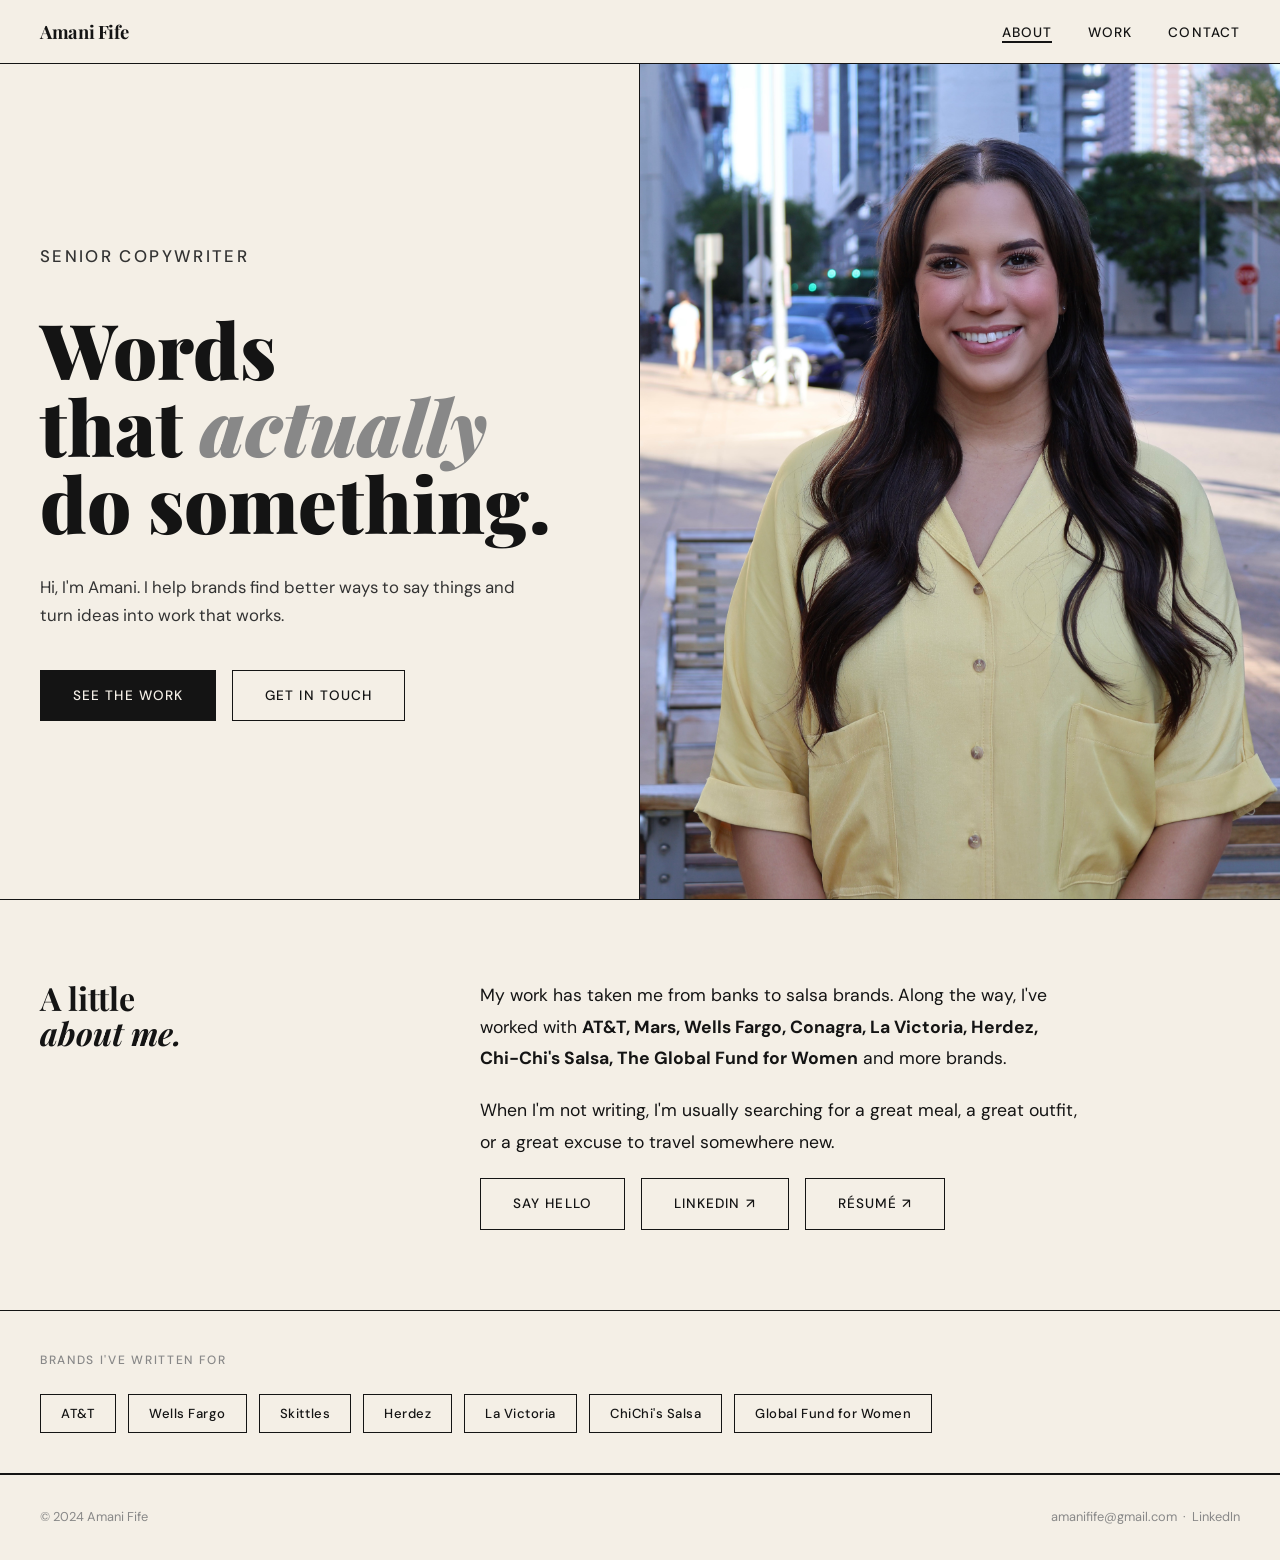
<file: index.html>
<!DOCTYPE html>
<html lang="en">
<head>
  <meta charset="UTF-8" />
  <meta name="viewport" content="width=device-width, initial-scale=1.0" />
  <title>Amani Fife — Senior Copywriter</title>
  <meta name="description" content="Amani Fife is a senior copywriter who's written for brands like AT&T, Mars Wrigley, Wells Fargo, and more." />
  <link rel="icon" href="favicon.svg" type="image/svg+xml" />
  <link rel="stylesheet" href="style.css" />
</head>
<body>

  <!-- NAV -->
  <nav>
    <a href="index.html" class="nav-logo">Amani Fife</a>
    <ul class="nav-links">
      <li><a href="index.html" class="active">About</a></li>
      <li><a href="work.html">Work</a></li>
      <li><a href="contact.html">Contact</a></li>
    </ul>
  </nav>

  <main class="page">

    <!-- HERO -->
    <section class="home-hero">
      <div class="home-hero-text">
        <p class="eyebrow">Senior Copywriter</p>
        <h1>
          Words<br/>
          that <em>actually</em><br/>
          do something.
        </h1>
        <p>
          Hi, I'm Amani. I help brands find better ways to say things and turn ideas into work that works.
        </p>
        <div style="display:flex; gap:16px; flex-wrap:wrap;">
          <a href="work.html" class="btn btn-fill">See the work</a>
          <a href="contact.html" class="btn">Get in touch</a>
        </div>
      </div>
      <div class="home-hero-image">
        <img src="photo.jpeg" alt="Amani Fife" />
      </div>
    </section>

    <!-- ABOUT -->
    <section class="home-about">
      <div>
        <h2 class="home-about-label">A little<br/><em>about me.</em></h2>
      </div>
      <div class="home-about-body">
        <p>
          My work has taken me from banks to salsa brands. Along the way, I've worked with <strong>AT&T, Mars, Wells Fargo, Conagra, La Victoria, Herdez, Chi-Chi's Salsa, The Global Fund for Women</strong> and more brands.
        </p>
        <p>
          When I'm not writing, I'm usually searching for a great meal, a great outfit, or a great excuse to travel somewhere new.
        </p>
        <p>
        </p>
        <div style="display:flex; gap:16px; flex-wrap:wrap; margin-top: 8px;">
          <a href="contact.html" class="btn">Say hello</a>
          <a href="https://www.linkedin.com/in/amanifife/" target="_blank" rel="noopener" class="btn">LinkedIn ↗</a>
          <a href="images/resume.pdf" target="_blank" rel="noopener" class="btn">Résumé ↗</a>
        </div>
      </div>
    </section>

    <!-- CLIENTS STRIP -->
    <section class="clients-strip">
      <p class="eyebrow">Brands I've written for</p>
      <div class="clients-list">
        <a href="att.html" class="client-tag">AT&T</a>
        <a href="wellsfargo-mortgage.html" class="client-tag">Wells Fargo</a>
        <a href="skittles.html" class="client-tag">Skittles</a>
        <a href="herdez.html" class="client-tag">Herdez</a>
        <a href="lavictoria.html" class="client-tag">La Victoria</a>
        <a href="chichis.html" class="client-tag">ChiChi's Salsa</a>
        <a href="globalfund.html" class="client-tag">Global Fund for Women</a>
      </div>
    </section>

  </main>

  <!-- FOOTER -->
  <footer>
    <span>© 2024 Amani Fife</span>
    <span>
      <a href="mailto:amanifife@gmail.com">amanifife@gmail.com</a>
      &nbsp;·&nbsp;
      <a href="https://www.linkedin.com/in/amanifife/" target="_blank" rel="noopener">LinkedIn</a>
    </span>
  </footer>

</body>
</html>
</file>
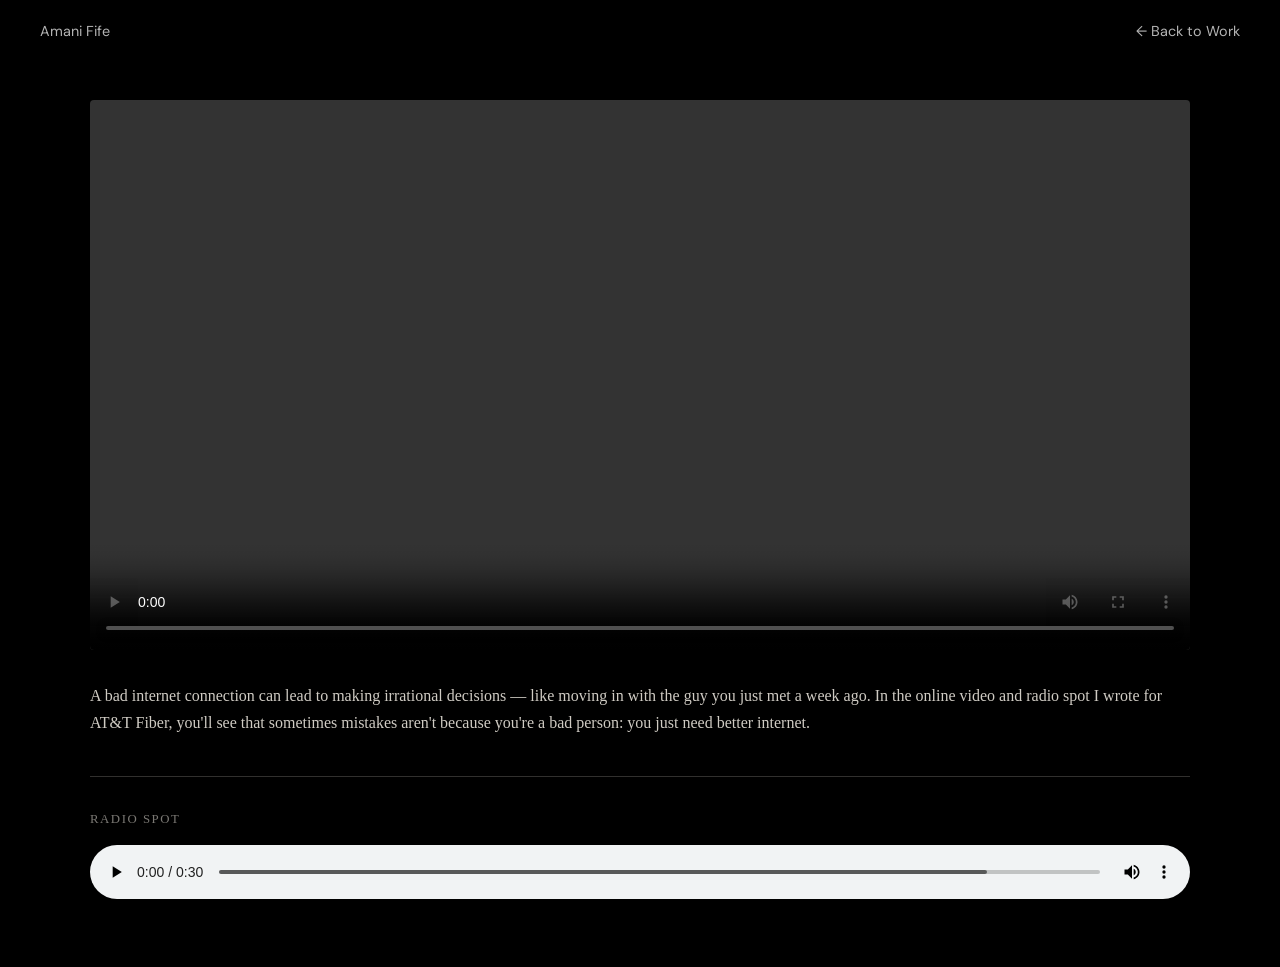
<file: att.html>
<!DOCTYPE html>
<html lang="en">
<head>
  <meta charset="UTF-8" />
  <meta name="viewport" content="width=device-width, initial-scale=1.0" />
  <title>AT&T Fiber — Amani Fife</title>
  <link rel="icon" href="favicon.svg" type="image/svg+xml" />
  <link rel="stylesheet" href="style.css" />
  <style>
    body { margin: 0; background: #000; display: flex; flex-direction: column; min-height: 100vh; }
    .video-page-nav { display: flex; align-items: center; justify-content: space-between; padding: 20px 40px; background: #000 !important; border-bottom-color: #000 !important; }
    .video-page-nav a { color: #fff; text-decoration: none; font-size: 0.9rem; opacity: 0.7; }
    .video-page-nav a:hover { opacity: 1; }
    .video-wrapper { flex: 1; display: flex; align-items: center; justify-content: center; padding: 100px 40px 60px; }
    video { width: 100%; max-width: 1100px; border-radius: 4px; }
  </style>
</head>
<body>
  <nav class="video-page-nav">
    <a href="index.html">Amani Fife</a>
    <a href="work.html">← Back to Work</a>
  </nav>
  <div class="video-wrapper">
    <div style="width: 100%; max-width: 1100px;">
      <video src="images/att.mp4" controls autoplay playsinline style="width: 100%; border-radius: 4px;"></video>
      <p style="margin-top: 24px; color: #F4EFE6; font-family: Georgia, serif; font-size: 1rem; line-height: 1.7; opacity: 0.85;">A bad internet connection can lead to making irrational decisions — like moving in with the guy you just met a week ago. In the online video and radio spot I wrote for AT&T Fiber, you'll see that sometimes mistakes aren't because you're a bad person: you just need better internet.</p>
      <div style="margin-top: 40px; border-top: 1px solid rgba(244,239,230,0.2); padding-top: 32px;">
        <p style="color: #F4EFE6; font-family: Georgia, serif; font-size: 0.8rem; letter-spacing: 0.12em; text-transform: uppercase; opacity: 0.5; margin-bottom: 16px;">Radio Spot</p>
        <audio controls style="width: 100%; accent-color: #E8449A;">
          <source src="images/att radio.mp3" type="audio/mpeg">
        </audio>
      </div>
    </div>
  </div>
</body>
</html>
</file>
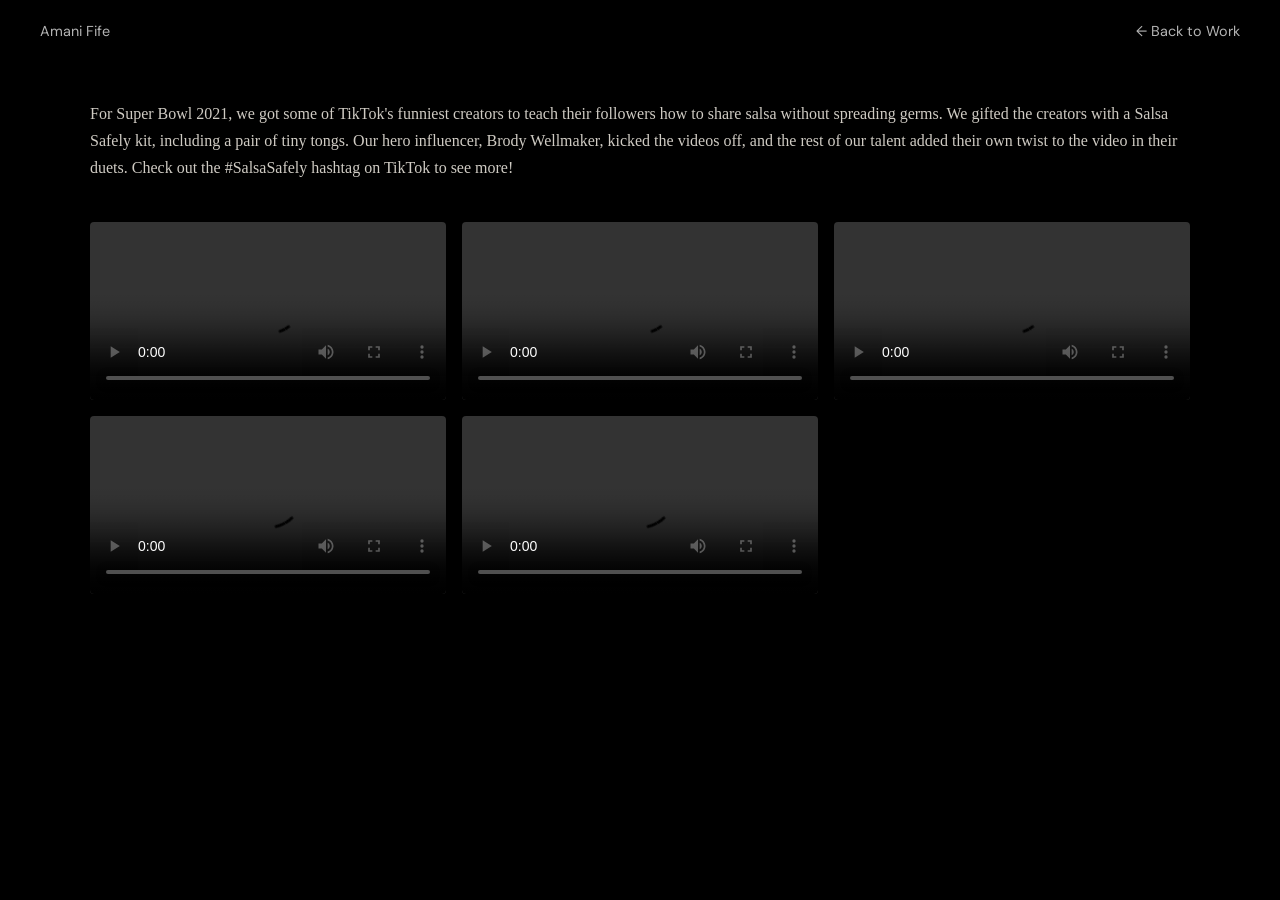
<file: chichis.html>
<!DOCTYPE html>
<html lang="en">
<head>
  <meta charset="UTF-8" />
  <meta name="viewport" content="width=device-width, initial-scale=1.0" />
  <title>ChiChi's Salsa — Amani Fife</title>
  <link rel="icon" href="favicon.svg" type="image/svg+xml" />
  <link rel="stylesheet" href="style.css" />
  <style>
    body { margin: 0; background: #000; display: flex; flex-direction: column; min-height: 100vh; }
    .video-page-nav { display: flex; align-items: center; justify-content: space-between; padding: 20px 40px; background: #000 !important; border-bottom-color: #000 !important; }
    .video-page-nav a { color: #fff; text-decoration: none; font-size: 0.9rem; opacity: 0.7; }
    .video-page-nav a:hover { opacity: 1; }
    .video-wrapper { flex: 1; display: flex; flex-direction: column; align-items: center; padding: 100px 40px 60px; gap: 40px; }
    .video-description { width: 100%; max-width: 1100px; color: #F4EFE6; font-family: Georgia, serif; font-size: 1rem; line-height: 1.7; opacity: 0.85; }
    .video-grid { display: grid; grid-template-columns: repeat(3, 1fr); gap: 16px; width: 100%; max-width: 1100px; }
    .video-grid video { width: 100%; border-radius: 4px; }
    @media (max-width: 700px) { .video-grid { grid-template-columns: 1fr; } }
  </style>
</head>
<body>
  <nav class="video-page-nav">
    <a href="index.html">Amani Fife</a>
    <a href="work.html">← Back to Work</a>
  </nav>
  <div class="video-wrapper">
    <p class="video-description">For Super Bowl 2021, we got some of TikTok's funniest creators to teach their followers how to share salsa without spreading germs. We gifted the creators with a Salsa Safely kit, including a pair of tiny tongs. Our hero influencer, Brody Wellmaker, kicked the videos off, and the rest of our talent added their own twist to the video in their duets. Check out the #SalsaSafely hashtag on TikTok to see more!</p>
    <div class="video-grid">
      <video src="images/chichis 1.mp4" controls playsinline></video>
      <video src="images/chichis 2.mp4" controls playsinline></video>
      <video src="images/chichis 3.mp4" controls playsinline></video>
      <video src="images/chichis 4.mp4" controls playsinline></video>
      <video src="images/chichis 5.mp4" controls playsinline></video>
    </div>
  </div>
</body>
</html>
</file>
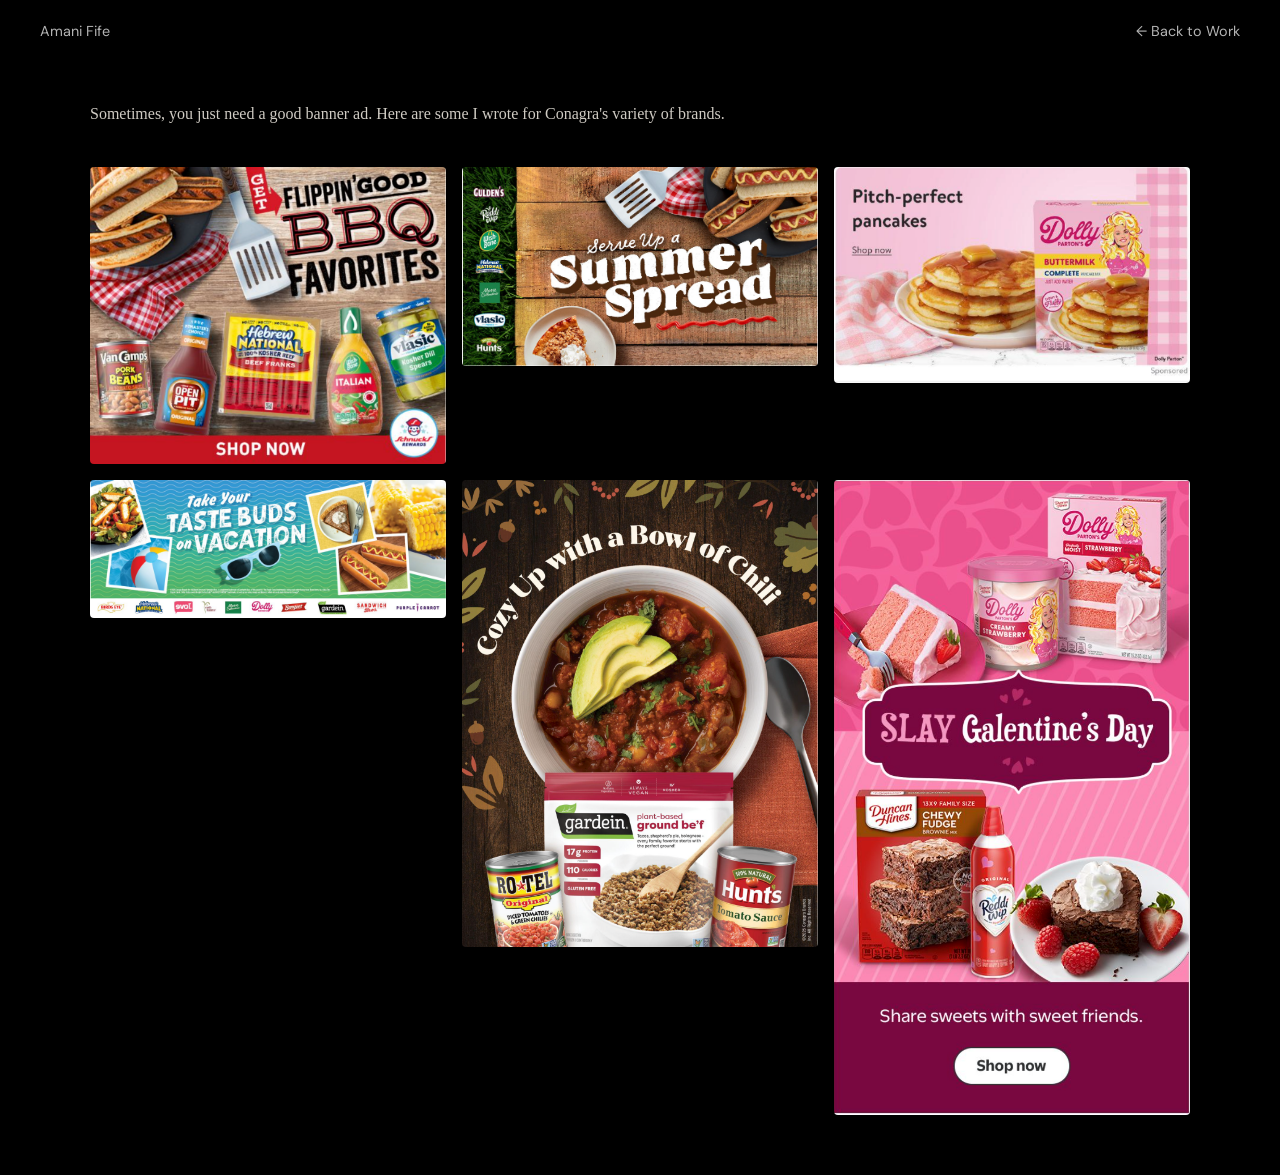
<file: conagra.html>
<!DOCTYPE html>
<html lang="en">
<head>
  <meta charset="UTF-8" />
  <meta name="viewport" content="width=device-width, initial-scale=1.0" />
  <title>Conagra — Amani Fife</title>
  <link rel="icon" href="favicon.svg" type="image/svg+xml" />
  <link rel="stylesheet" href="style.css" />
  <style>
    body { margin: 0; background: #000; display: flex; flex-direction: column; min-height: 100vh; }
    .video-page-nav { display: flex; align-items: center; justify-content: space-between; padding: 20px 40px; background: #000 !important; border-bottom-color: #000 !important; }
    .video-page-nav a { color: #fff; text-decoration: none; font-size: 0.9rem; opacity: 0.7; }
    .video-page-nav a:hover { opacity: 1; }
    .content-wrapper { flex: 1; display: flex; flex-direction: column; align-items: center; padding: 100px 40px 60px; gap: 40px; }
    .description { width: 100%; max-width: 1100px; color: #F4EFE6; font-family: Georgia, serif; font-size: 1rem; line-height: 1.7; opacity: 0.85; }
    .image-grid { display: grid; grid-template-columns: repeat(3, 1fr); gap: 16px; width: 100%; max-width: 1100px; }
    .image-grid img { width: 100%; border-radius: 4px; object-fit: cover; }
    @media (max-width: 700px) { .image-grid { grid-template-columns: 1fr; } }
  </style>
</head>
<body>
  <nav class="video-page-nav">
    <a href="index.html">Amani Fife</a>
    <a href="work.html">← Back to Work</a>
  </nav>
  <div class="content-wrapper">
    <p class="description">Sometimes, you just need a good banner ad. Here are some I wrote for Conagra's variety of brands.</p>
    <div class="image-grid">
      <img src="images/Conagra 1.png" alt="Conagra ad 1" />
      <img src="images/Conagra 2.png" alt="Conagra ad 2" />
      <img src="images/Conagra 3.png" alt="Conagra ad 3" />
      <img src="images/Conagra 4.png" alt="Conagra ad 4" />
      <img src="images/Conagra 5.png" alt="Conagra ad 5" />
      <img src="images/Conagra 6.png" alt="Conagra ad 6" />
    </div>
  </div>
</body>
</html>
</file>
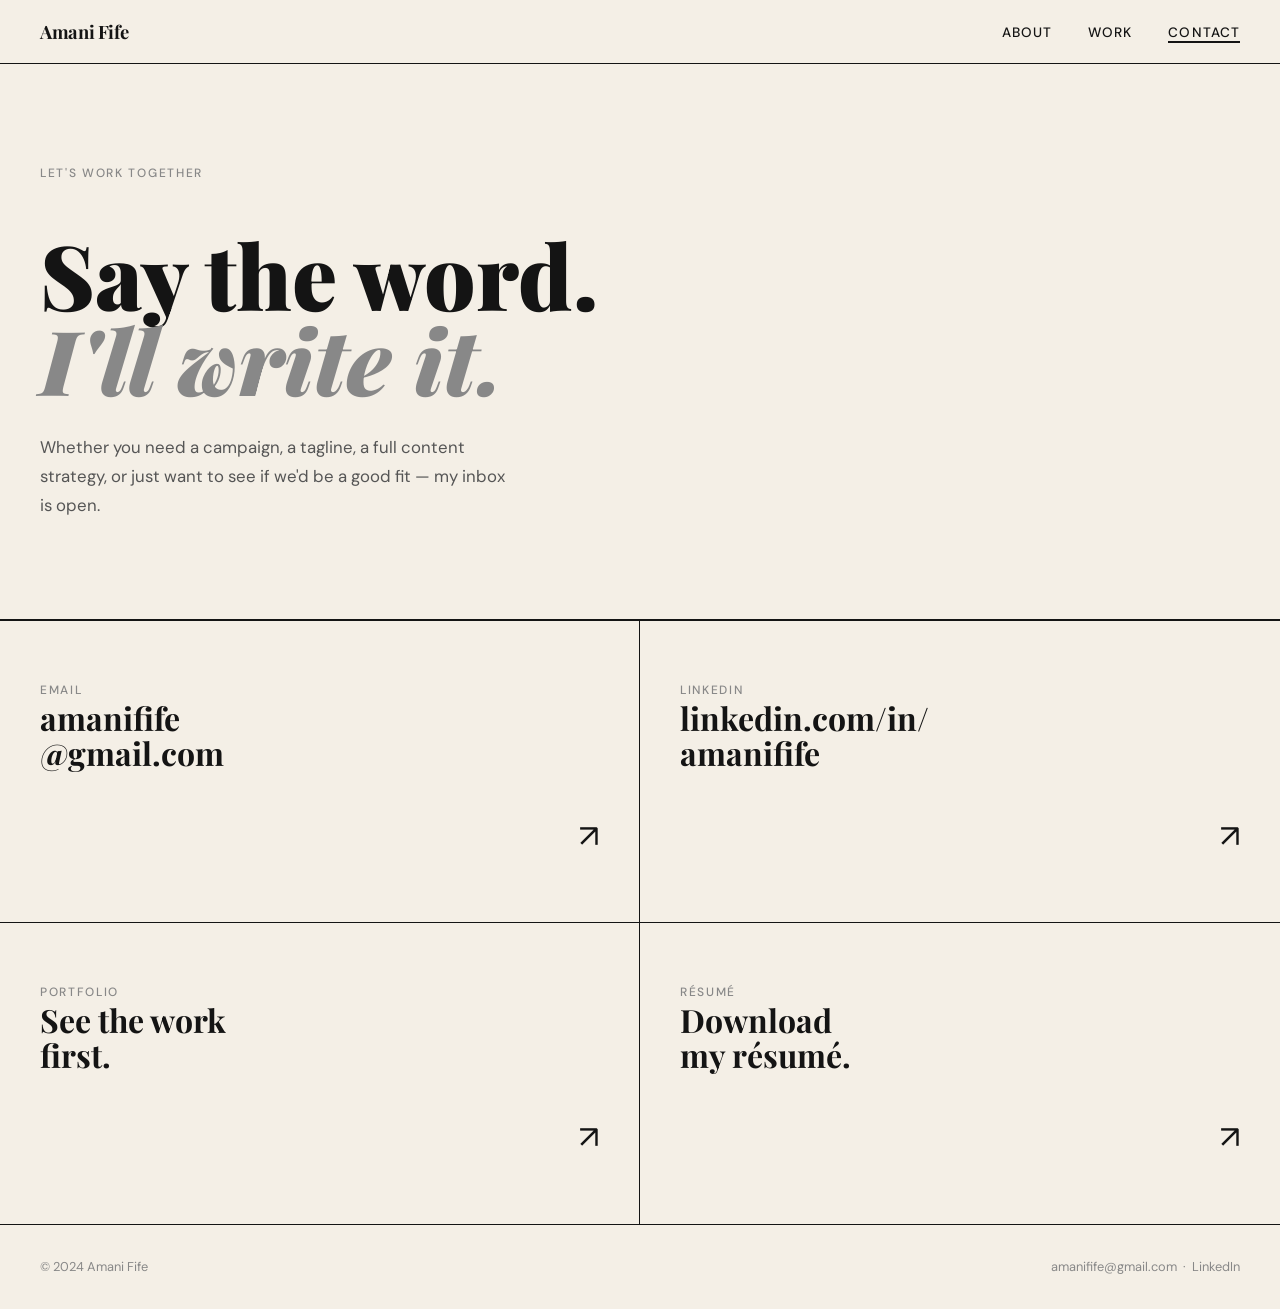
<file: contact.html>
<!DOCTYPE html>
<html lang="en">
<head>
  <meta charset="UTF-8" />
  <meta name="viewport" content="width=device-width, initial-scale=1.0" />
  <title>Contact — Amani Fife</title>
  <meta name="description" content="Get in touch with senior copywriter Amani Fife." />
  <link rel="icon" href="favicon.svg" type="image/svg+xml" />
  <link rel="stylesheet" href="style.css" />
</head>
<body>

  <!-- NAV -->
  <nav>
    <a href="index.html" class="nav-logo">Amani Fife</a>
    <ul class="nav-links">
      <li><a href="index.html">About</a></li>
      <li><a href="work.html">Work</a></li>
      <li><a href="contact.html" class="active">Contact</a></li>
    </ul>
  </nav>

  <main class="page">

    <!-- HERO -->
    <section class="contact-hero">
      <p class="eyebrow">Let's work together</p>
      <h1>
        Say the word.<br/>
        <em>I'll write it.</em>
      </h1>
      <p style="font-size: 1.05rem; color: #555; max-width: 480px; line-height: 1.7;">
        Whether you need a campaign, a tagline, a full content strategy,
        or just want to see if we'd be a good fit — my inbox is open.
      </p>
    </section>

    <!-- LINKS GRID -->
    <div class="contact-links">

      <a href="mailto:amanifife@gmail.com" class="contact-link-item">
        <div>
          <p class="eyebrow">Email</p>
          <h2>amanifife<br/>@gmail.com</h2>
        </div>
        <span class="contact-link-arrow">↗</span>
      </a>

      <a href="https://www.linkedin.com/in/amanifife/" target="_blank" rel="noopener" class="contact-link-item">
        <div>
          <p class="eyebrow">LinkedIn</p>
          <h2>linkedin.com/in/<br/>amanifife</h2>
        </div>
        <span class="contact-link-arrow">↗</span>
      </a>

      <a href="work.html" class="contact-link-item" style="border-bottom: none;">
        <div>
          <p class="eyebrow">Portfolio</p>
          <h2>See the work<br/>first.</h2>
        </div>
        <span class="contact-link-arrow">↗</span>
      </a>

      <a href="images/resume.pdf" target="_blank" rel="noopener" class="contact-link-item" style="border-bottom: none;">
        <div>
          <p class="eyebrow">Résumé</p>
          <h2>Download<br/>my résumé.</h2>
        </div>
        <span class="contact-link-arrow">↗</span>
      </a>

    </div>

  </main>

  <!-- FOOTER -->
  <footer>
    <span>© 2024 Amani Fife</span>
    <span>
      <a href="mailto:amanifife@gmail.com">amanifife@gmail.com</a>
      &nbsp;·&nbsp;
      <a href="https://www.linkedin.com/in/amanifife/" target="_blank" rel="noopener">LinkedIn</a>
    </span>
  </footer>

</body>
</html>
</file>
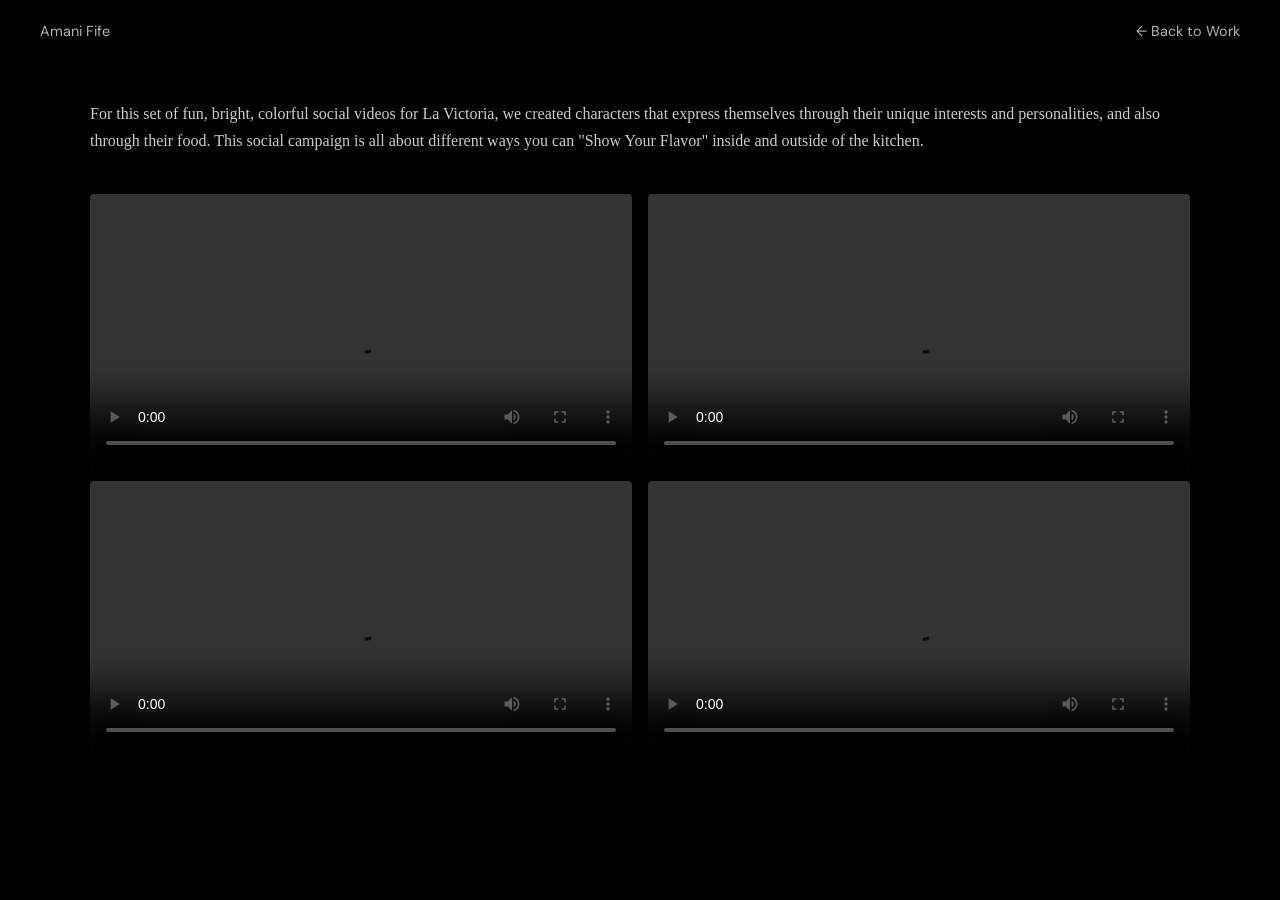
<file: lavictoria.html>
<!DOCTYPE html>
<html lang="en">
<head>
  <meta charset="UTF-8" />
  <meta name="viewport" content="width=device-width, initial-scale=1.0" />
  <title>La Victoria — Amani Fife</title>
  <link rel="icon" href="favicon.svg" type="image/svg+xml" />
  <link rel="stylesheet" href="style.css" />
  <style>
    body { margin: 0; background: #000; display: flex; flex-direction: column; min-height: 100vh; }
    .video-page-nav { display: flex; align-items: center; justify-content: space-between; padding: 20px 40px; background: #000 !important; border-bottom-color: #000 !important; }
    .video-page-nav a { color: #fff; text-decoration: none; font-size: 0.9rem; opacity: 0.7; }
    .video-page-nav a:hover { opacity: 1; }
    .video-wrapper { flex: 1; display: flex; flex-direction: column; align-items: center; padding: 100px 40px 60px; gap: 40px; }
    .video-description { width: 100%; max-width: 1100px; color: #F4EFE6; font-family: Georgia, serif; font-size: 1rem; line-height: 1.7; opacity: 0.85; }
    .video-grid { display: grid; grid-template-columns: 1fr 1fr; gap: 16px; width: 100%; max-width: 1100px; }
    .video-grid video { width: 100%; border-radius: 4px; }
    @media (max-width: 700px) { .video-grid { grid-template-columns: 1fr; } }
  </style>
</head>
<body>
  <nav class="video-page-nav">
    <a href="index.html">Amani Fife</a>
    <a href="work.html">← Back to Work</a>
  </nav>
  <div class="video-wrapper">
    <p class="video-description">For this set of fun, bright, colorful social videos for La Victoria, we created characters that express themselves through their unique interests and personalities, and also through their food. This social campaign is all about different ways you can "Show Your Flavor" inside and outside of the kitchen.</p>
    <div class="video-grid">
      <video src="images/La Victoria 1.mp4" controls playsinline></video>
      <video src="images/La Victoria 2.mp4" controls playsinline></video>
      <video src="images/La Victoria 3.mp4" controls playsinline></video>
      <video src="images/La Victoria 4.mp4" controls playsinline></video>
    </div>
  </div>
</body>
</html>
</file>
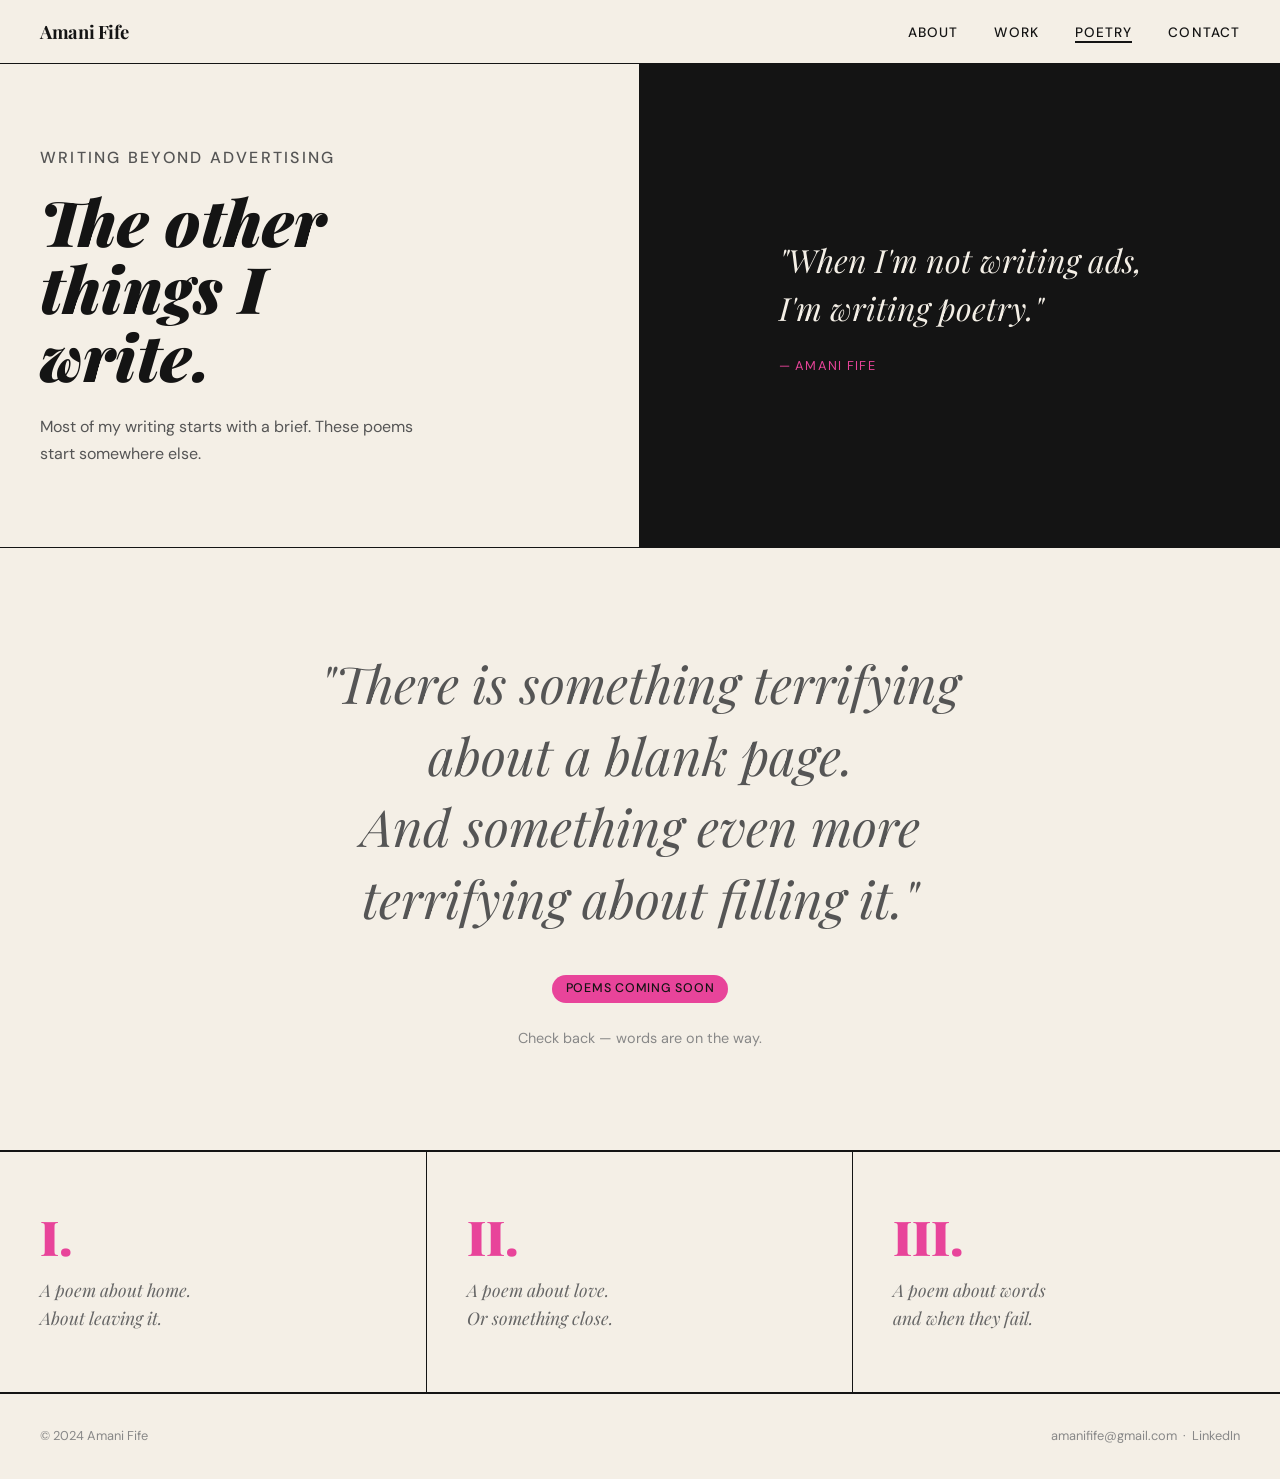
<file: poetry.html>
<!DOCTYPE html>
<html lang="en">
<head>
  <meta charset="UTF-8" />
  <meta name="viewport" content="width=device-width, initial-scale=1.0" />
  <title>Poetry — Amani Fife</title>
  <meta name="description" content="Poetry by Amani Fife — words beyond advertising." />
  <link rel="icon" href="favicon.svg" type="image/svg+xml" />
  <link rel="stylesheet" href="style.css" />
</head>
<body>

  <!-- NAV -->
  <nav>
    <a href="index.html" class="nav-logo">Amani Fife</a>
    <ul class="nav-links">
      <li><a href="index.html">About</a></li>
      <li><a href="work.html">Work</a></li>
      <li><a href="poetry.html" class="active">Poetry</a></li>
      <li><a href="contact.html">Contact</a></li>
    </ul>
  </nav>

  <main class="page">

    <!-- HEADER -->
    <section class="poetry-header">
      <div class="poetry-header-text">
        <p class="eyebrow">Writing beyond advertising</p>
        <h1>The other<br/>things I<br/>write.</h1>
        <p>
          Most of my writing starts with a brief. These poems start somewhere else.
        </p>
      </div>
      <div class="poetry-header-quote">
        <blockquote>
          "When I'm not writing ads,<br/>I'm writing poetry."
          <cite>— Amani Fife</cite>
        </blockquote>
      </div>
    </section>

    <!-- PLACEHOLDER BODY -->
    <section class="poetry-placeholder">
      <p class="big-text">
        "There is something terrifying about a blank page.<br/>
        And something even more terrifying about filling it."
      </p>
      <div class="poetry-coming-soon">
        <span class="pill">Poems coming soon</span>
        <p style="color: var(--muted); font-size: 0.9rem; margin-top: 8px;">
          Check back — words are on the way.
        </p>
      </div>
    </section>

    <!-- DECORATIVE GRID — placeholder feel -->
    <div class="poetry-lines">
      <div class="poetry-line-item">
        <div class="line-num">I.</div>
        <p>A poem about home.<br/>About leaving it.</p>
      </div>
      <div class="poetry-line-item">
        <div class="line-num">II.</div>
        <p>A poem about love.<br/>Or something close.</p>
      </div>
      <div class="poetry-line-item">
        <div class="line-num">III.</div>
        <p>A poem about words<br/>and when they fail.</p>
      </div>
    </div>

  </main>

  <!-- FOOTER -->
  <footer>
    <span>© 2024 Amani Fife</span>
    <span>
      <a href="mailto:amanifife@gmail.com">amanifife@gmail.com</a>
      &nbsp;·&nbsp;
      <a href="https://www.linkedin.com/in/amanifife/" target="_blank" rel="noopener">LinkedIn</a>
    </span>
  </footer>

</body>
</html>
</file>
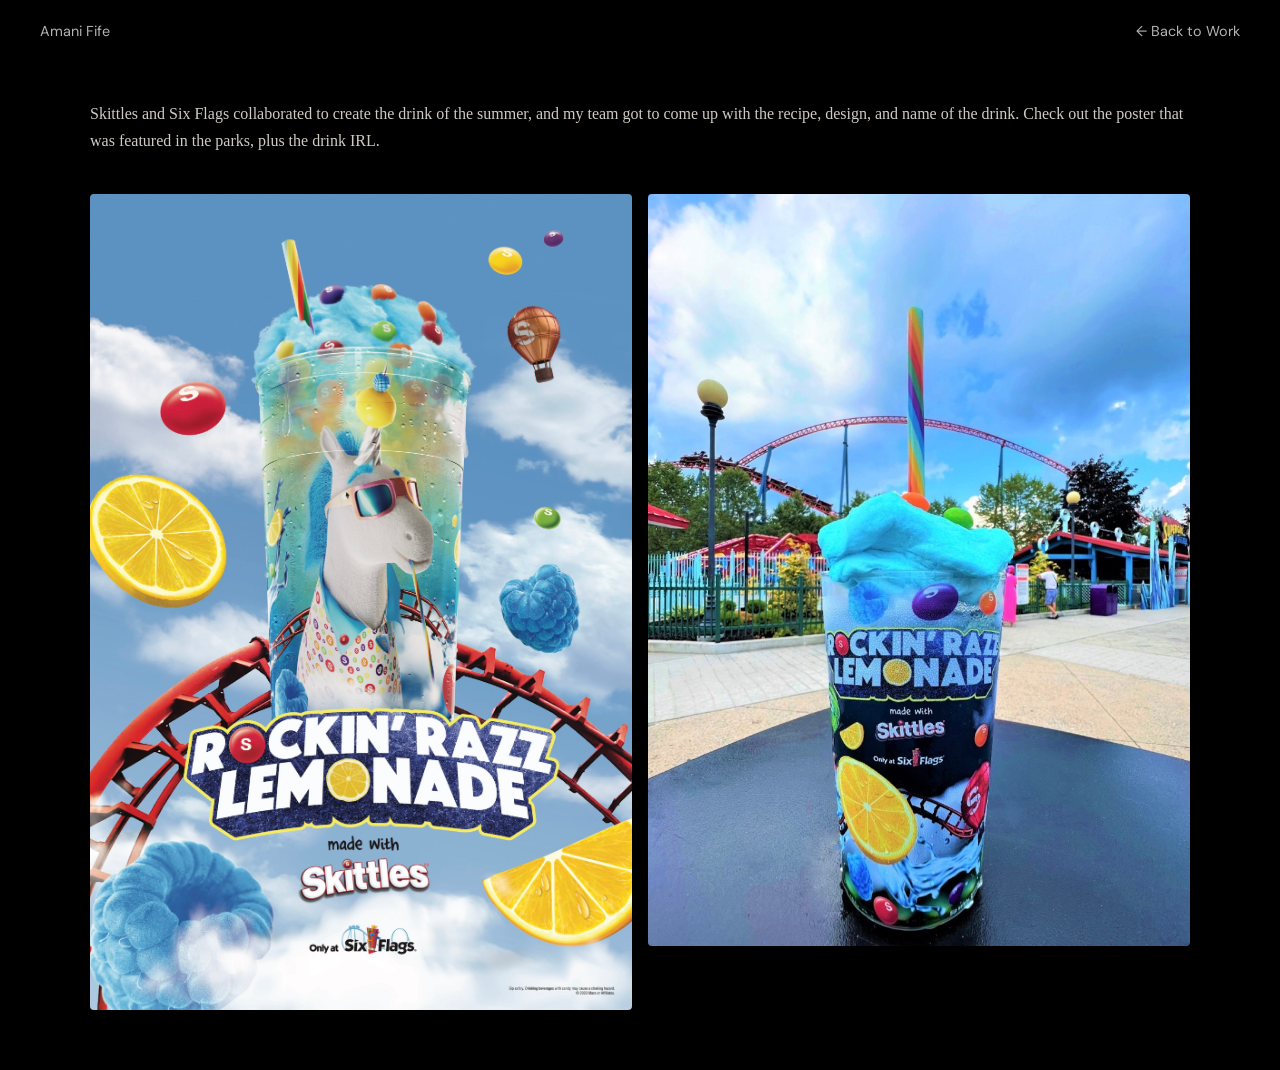
<file: skittles.html>
<!DOCTYPE html>
<html lang="en">
<head>
  <meta charset="UTF-8" />
  <meta name="viewport" content="width=device-width, initial-scale=1.0" />
  <title>Skittles — Amani Fife</title>
  <link rel="icon" href="favicon.svg" type="image/svg+xml" />
  <link rel="stylesheet" href="style.css" />
  <style>
    body { margin: 0; background: #000; display: flex; flex-direction: column; min-height: 100vh; }
    .video-page-nav { display: flex; align-items: center; justify-content: space-between; padding: 20px 40px; background: #000 !important; border-bottom-color: #000 !important; }
    .video-page-nav a { color: #fff; text-decoration: none; font-size: 0.9rem; opacity: 0.7; }
    .video-page-nav a:hover { opacity: 1; }
    .content-wrapper { flex: 1; display: flex; flex-direction: column; align-items: center; padding: 100px 40px 60px; gap: 40px; }
    .description { width: 100%; max-width: 1100px; color: #F4EFE6; font-family: Georgia, serif; font-size: 1rem; line-height: 1.7; opacity: 0.85; }
    .image-grid { display: grid; grid-template-columns: 1fr 1fr; gap: 16px; width: 100%; max-width: 1100px; }
    .image-grid img { width: 100%; border-radius: 4px; object-fit: cover; }
    @media (max-width: 700px) { .image-grid { grid-template-columns: 1fr; } }
  </style>
</head>
<body>
  <nav class="video-page-nav">
    <a href="index.html">Amani Fife</a>
    <a href="work.html">← Back to Work</a>
  </nav>
  <div class="content-wrapper">
    <p class="description">Skittles and Six Flags collaborated to create the drink of the summer, and my team got to come up with the recipe, design, and name of the drink. Check out the poster that was featured in the parks, plus the drink IRL.</p>
    <div class="image-grid">
      <img src="images/skittles 1.jpg" alt="Skittles x Six Flags poster" />
      <img src="images/skittles 2.jpg" alt="Skittles x Six Flags drink" />
    </div>
  </div>
</body>
</html>
</file>
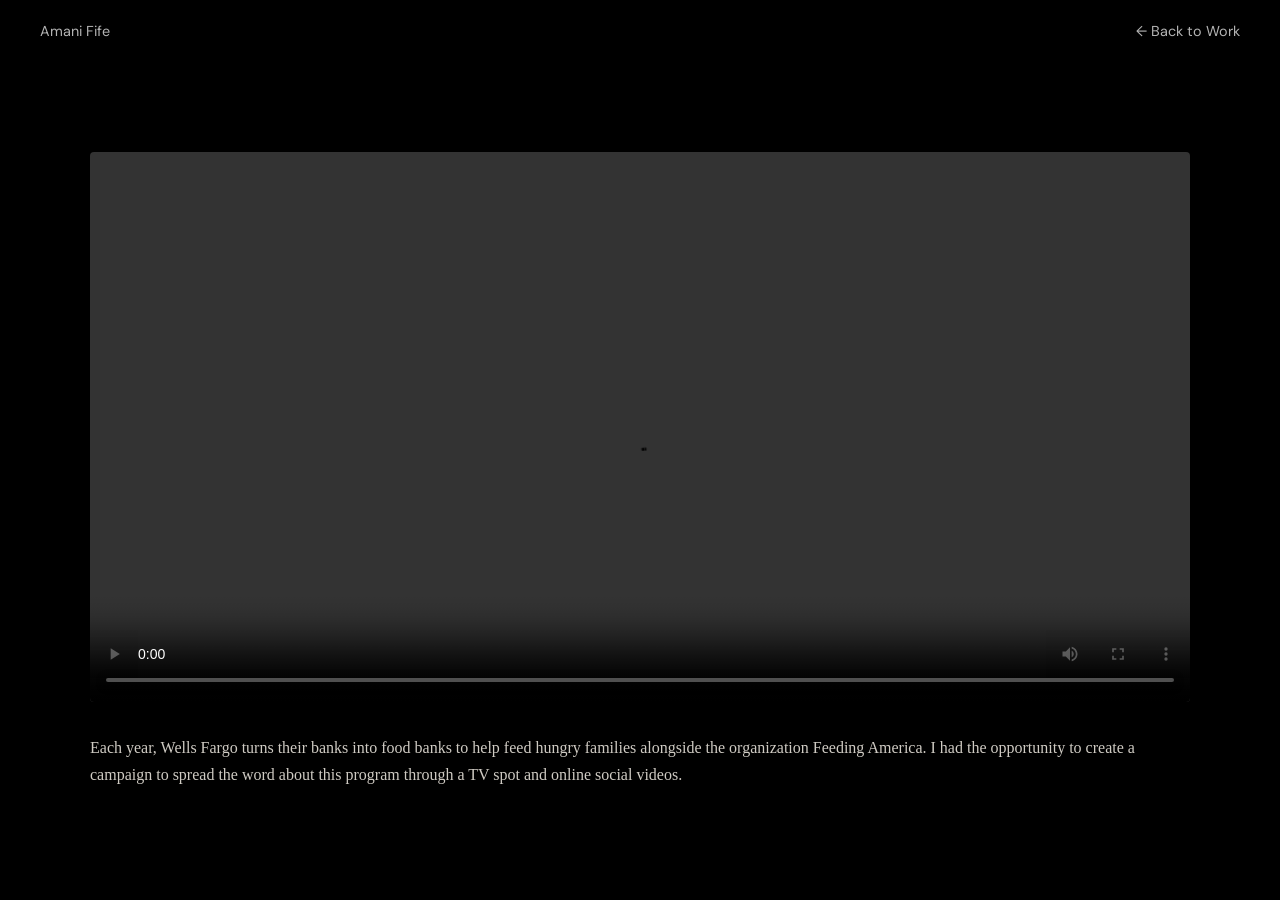
<file: wellsfargo-foodbank.html>
<!DOCTYPE html>
<html lang="en">
<head>
  <meta charset="UTF-8" />
  <meta name="viewport" content="width=device-width, initial-scale=1.0" />
  <title>Wells Fargo Food Bank — Amani Fife</title>
  <link rel="icon" href="favicon.svg" type="image/svg+xml" />
  <link rel="stylesheet" href="style.css" />
  <style>
    body { margin: 0; background: #000; display: flex; flex-direction: column; min-height: 100vh; }
    .video-page-nav { display: flex; align-items: center; justify-content: space-between; padding: 20px 40px; background: #000 !important; border-bottom-color: #000 !important; }
    .video-page-nav a { color: #fff; text-decoration: none; font-size: 0.9rem; opacity: 0.7; }
    .video-page-nav a:hover { opacity: 1; }
    .video-wrapper { flex: 1; display: flex; align-items: center; justify-content: center; padding: 100px 40px 60px; }
    video { width: 100%; max-width: 1100px; border-radius: 4px; }
  </style>
</head>
<body>
  <nav class="video-page-nav">
    <a href="index.html">Amani Fife</a>
    <a href="work.html">← Back to Work</a>
  </nav>
  <div class="video-wrapper">
    <div style="width: 100%; max-width: 1100px;">
      <video src="images/wells-fargo-food-bank.mp4" controls autoplay playsinline style="width: 100%; border-radius: 4px;"></video>
      <p style="margin-top: 24px; color: #F4EFE6; font-family: Georgia, serif; font-size: 1rem; line-height: 1.7; opacity: 0.85;">Each year, Wells Fargo turns their banks into food banks to help feed hungry families alongside the organization Feeding America. I had the opportunity to create a campaign to spread the word about this program through a TV spot and online social videos.</p>
    </div>
  </div>
</body>
</html>
</file>
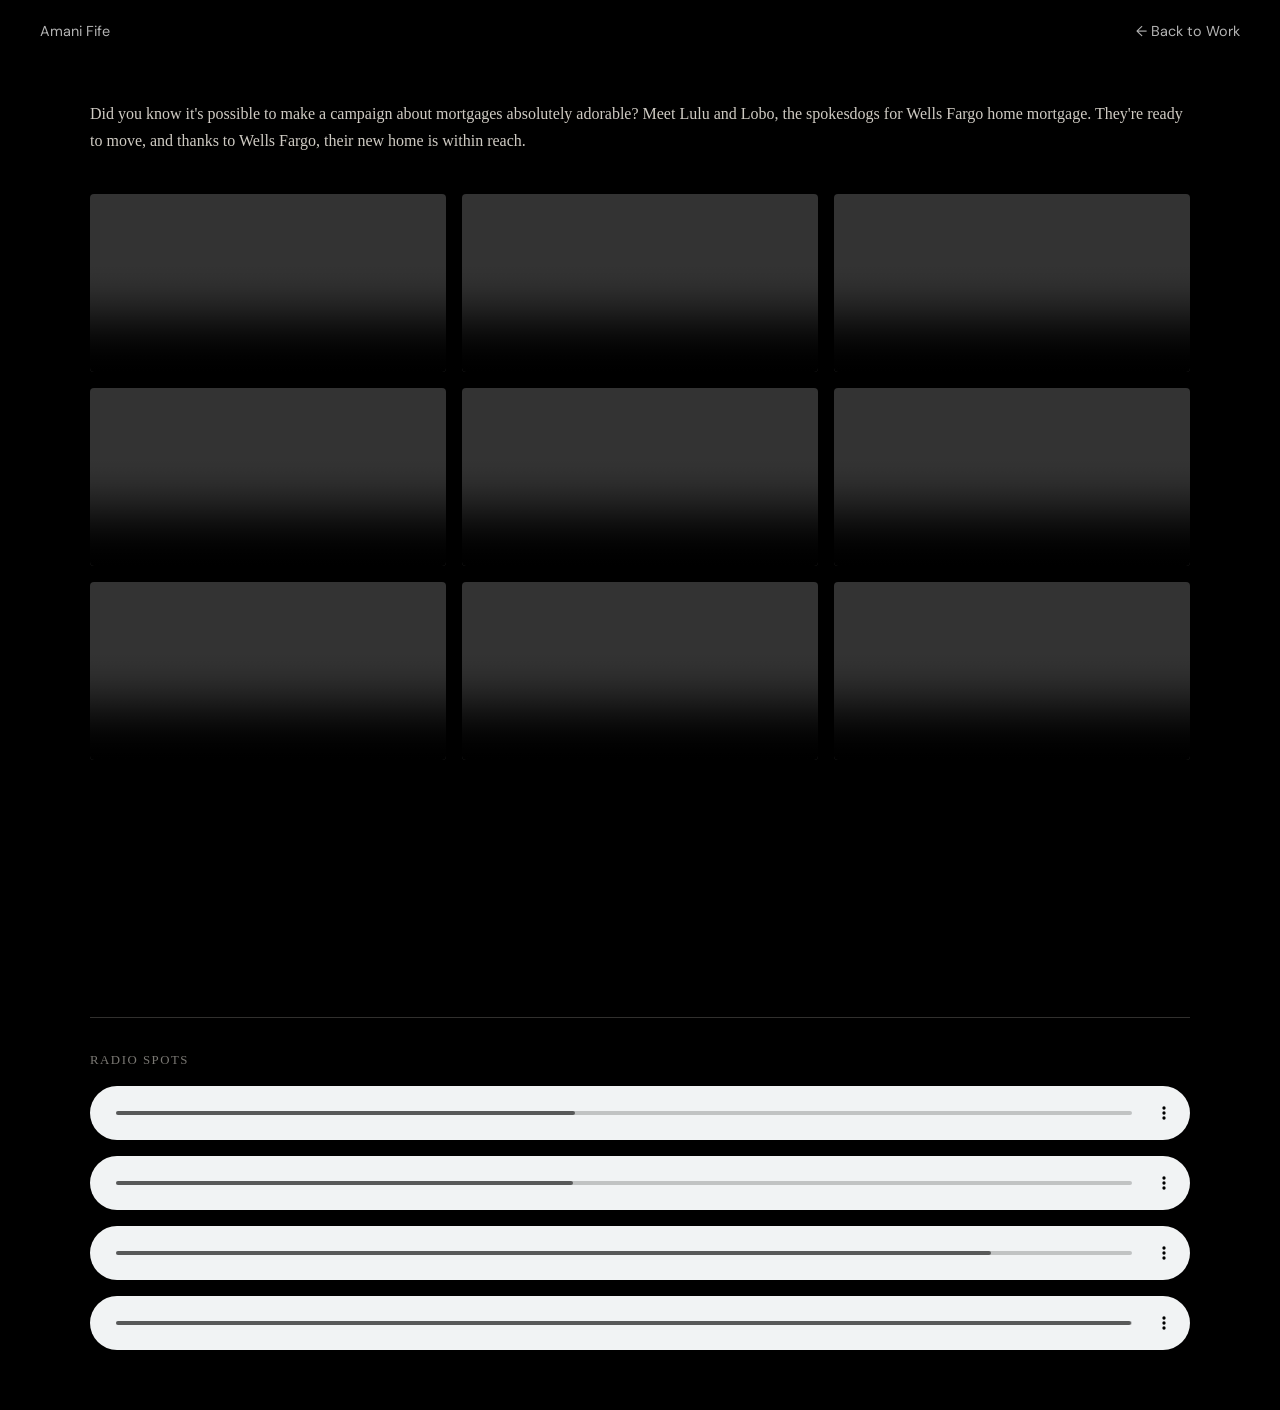
<file: wellsfargo-mortgage.html>
<!DOCTYPE html>
<html lang="en">
<head>
  <meta charset="UTF-8" />
  <meta name="viewport" content="width=device-width, initial-scale=1.0" />
  <title>Wells Fargo Home Mortgage — Amani Fife</title>
  <link rel="icon" href="favicon.svg" type="image/svg+xml" />
  <link rel="stylesheet" href="style.css" />
  <style>
    body { margin: 0; background: #000; display: flex; flex-direction: column; min-height: 100vh; }
    .video-page-nav { display: flex; align-items: center; justify-content: space-between; padding: 20px 40px; background: #000 !important; border-bottom-color: #000 !important; }
    .video-page-nav a { color: #fff; text-decoration: none; font-size: 0.9rem; opacity: 0.7; }
    .video-page-nav a:hover { opacity: 1; }
    .video-wrapper { flex: 1; display: flex; flex-direction: column; align-items: center; padding: 100px 40px 60px; gap: 40px; }
    .video-description { width: 100%; max-width: 1100px; color: #F4EFE6; font-family: Georgia, serif; font-size: 1rem; line-height: 1.7; opacity: 0.85; }
    .video-grid { display: grid; grid-template-columns: repeat(3, 1fr); gap: 16px; width: 100%; max-width: 1100px; }
    .video-grid video { width: 100%; border-radius: 4px; }
    @media (max-width: 700px) { .video-grid { grid-template-columns: 1fr; } }
  </style>
</head>
<body>
  <nav class="video-page-nav">
    <a href="index.html">Amani Fife</a>
    <a href="work.html">← Back to Work</a>
  </nav>
  <div class="video-wrapper">
    <p class="video-description">Did you know it's possible to make a campaign about mortgages absolutely adorable? Meet Lulu and Lobo, the spokesdogs for Wells Fargo home mortgage. They're ready to move, and thanks to Wells Fargo, their new home is within reach.</p>
    <div class="video-grid">
      <video src="images/wells fargo home mortgage 1.mp4" controls playsinline></video>
      <video src="images/wells fargo home mortgage 2.mp4" controls playsinline></video>
      <video src="images/wells fargo home mortgage 3.mp4" controls playsinline></video>
      <video src="images/wells fargo home mortgage 4.mp4" controls playsinline></video>
      <video src="images/wells fargo home mortgage 5.mp4" controls playsinline></video>
      <video src="images/wells fargo home mortgage 6.mp4" controls playsinline></video>
      <video src="images/wells fargo home mortgage 7.mp4" controls playsinline></video>
      <video src="images/wells fargo home mortgage 8.mp4" controls playsinline></video>
      <video src="images/wells fargo home mortgage 9.mp4" controls playsinline></video>
      <div style="position:relative; width:100%; padding-top:56.25%;"><iframe src="https://www.ispot.tv/share/Z5jd" style="position:absolute; top:0; right:0; left:0; bottom:0; width:100%; height:100%; border-radius:4px;" frameborder="0" scrolling="no" allowfullscreen=""></iframe></div>
    </div>
    <div style="width: 100%; max-width: 1100px; border-top: 1px solid rgba(244,239,230,0.2); padding-top: 32px; display: flex; flex-direction: column; gap: 16px;">
      <p style="color: #F4EFE6; font-family: Georgia, serif; font-size: 0.8rem; letter-spacing: 0.12em; text-transform: uppercase; opacity: 0.5; margin: 0;">Radio Spots</p>
      <audio controls style="width: 100%; accent-color: #E8449A;"><source src="images/wells fargo home mortgage radio 1.mp3" type="audio/mpeg"></audio>
      <audio controls style="width: 100%; accent-color: #E8449A;"><source src="images/wells fargo home mortgage radio 2.mp3" type="audio/mpeg"></audio>
      <audio controls style="width: 100%; accent-color: #E8449A;"><source src="images/wells fargo home mortgage radio 3.mp3" type="audio/mpeg"></audio>
      <audio controls style="width: 100%; accent-color: #E8449A;"><source src="images/wells fargo home mortgage radio 4.mp3" type="audio/mpeg"></audio>
    </div>
  </div>
</body>
</html>
</file>
<file: style.css>
/* ============================================
   AMANI FIFE — amani-fife.github.io
   Editorial portfolio stylesheet
   ============================================ */

@import url('https://fonts.googleapis.com/css2?family=Playfair+Display:ital,wght@0,400;0,700;0,900;1,400;1,700&family=DM+Sans:wght@300;400;500&display=swap');

/* --- Variables --- */
:root {
  --cream: #F4EFE6;
  --black: #141414;
  --accent: #E8449A;       /* barbie pink — the pop */
  --accent-dark: #B5307A;
  --muted: #888;
  --serif: 'Playfair Display', Georgia, serif;
  --sans: 'DM Sans', system-ui, sans-serif;
  --nav-height: 64px;
}

/* --- Reset --- */
*, *::before, *::after { box-sizing: border-box; margin: 0; padding: 0; }

html { scroll-behavior: smooth; }

body {
  font-family: var(--sans);
  background: var(--cream);
  color: var(--black);
  font-size: 16px;
  line-height: 1.6;
  -webkit-font-smoothing: antialiased;
}

img { max-width: 100%; display: block; }
a { color: inherit; text-decoration: none; }

/* --- Nav --- */
nav {
  position: fixed;
  top: 0; left: 0; right: 0;
  height: var(--nav-height);
  display: flex;
  align-items: center;
  justify-content: space-between;
  padding: 0 40px;
  background: var(--cream);
  border-bottom: 1.5px solid var(--black);
  z-index: 100;
}

.nav-logo {
  font-family: var(--serif);
  font-size: 1.15rem;
  font-weight: 700;
  letter-spacing: -0.02em;
}

.nav-links {
  display: flex;
  gap: 36px;
  list-style: none;
}

.nav-links a {
  font-size: 0.85rem;
  font-weight: 500;
  letter-spacing: 0.08em;
  text-transform: uppercase;
  position: relative;
  padding-bottom: 2px;
  transition: color 0.2s;
}

.nav-links a::after {
  content: '';
  position: absolute;
  bottom: 0; left: 0;
  width: 0; height: 1.5px;
  background: var(--black);
  transition: width 0.25s ease;
}

.nav-links a:hover::after,
.nav-links a.active::after { width: 100%; }

/* --- Page wrapper --- */
.page {
  padding-top: var(--nav-height);
  min-height: 100vh;
}

/* --- Typography --- */
h1, h2, h3 { font-family: var(--serif); line-height: 1.1; }

.eyebrow {
  font-size: 0.75rem;
  font-weight: 500;
  letter-spacing: 0.14em;
  text-transform: uppercase;
  color: var(--muted);
  margin-bottom: 16px;
}

/* --- Accent pill / tag --- */
.pill {
  display: inline-block;
  background: var(--accent);
  color: var(--black);
  padding: 4px 14px;
  border-radius: 100px;
  font-size: 0.78rem;
  font-weight: 500;
  letter-spacing: 0.06em;
  text-transform: uppercase;
}

/* --- Buttons --- */
.btn {
  display: inline-block;
  padding: 14px 32px;
  font-family: var(--sans);
  font-size: 0.85rem;
  font-weight: 500;
  letter-spacing: 0.08em;
  text-transform: uppercase;
  border: 1.5px solid var(--black);
  background: transparent;
  cursor: pointer;
  transition: background 0.2s, color 0.2s;
}
.btn:hover { background: var(--black); color: var(--cream); }

.btn-fill {
  background: var(--black);
  color: var(--cream);
}
.btn-fill:hover { background: var(--accent); color: var(--black); border-color: var(--accent); }

/* --- Divider --- */
hr {
  border: none;
  border-top: 1.5px solid var(--black);
  margin: 0;
}

/* --- Footer --- */
footer {
  border-top: 1.5px solid var(--black);
  padding: 32px 40px;
  display: flex;
  align-items: center;
  justify-content: space-between;
  font-size: 0.8rem;
  color: var(--muted);
}

footer a { transition: color 0.2s; }
footer a:hover { color: var(--black); }

/* ============================================
   HOME / ABOUT
   ============================================ */

.home-hero {
  display: grid;
  grid-template-columns: 1fr 1fr;
  min-height: calc(100vh - var(--nav-height));
  border-bottom: 1.5px solid var(--black);
}

.home-hero-text {
  padding: 80px 60px 80px 40px;
  display: flex;
  flex-direction: column;
  justify-content: center;
  border-right: 1.5px solid var(--black);
}

.home-hero-text h1 {
  font-size: clamp(3.5rem, 6vw, 6rem);
  font-weight: 900;
  line-height: 1;
  margin-bottom: 32px;
}

.home-hero-text h1 em {
  font-style: italic;
  color: var(--muted);
}

.home-hero-text p {
  font-size: 1.05rem;
  line-height: 1.7;
  max-width: 480px;
  margin-bottom: 40px;
  color: #333;
}

.home-hero-image {
  background: var(--black);
  position: relative;
  overflow: hidden;
}

.home-hero-image img {
  width: 100%;
  height: 100%;
  object-fit: cover;
  opacity: 1;
}

.home-hero-image-placeholder {
  width: 100%;
  height: 100%;
  min-height: 500px;
  display: flex;
  flex-direction: column;
  align-items: center;
  justify-content: center;
  color: rgba(255,255,255,0.25);
  font-family: var(--serif);
  font-style: italic;
  font-size: 1.1rem;
  gap: 12px;
}

.home-about {
  display: grid;
  grid-template-columns: 1fr 2fr;
  padding: 80px 40px;
  gap: 60px;
  border-bottom: 1.5px solid var(--black);
}

.home-about-label {
  font-family: var(--serif);
  font-size: 2rem;
  font-weight: 700;
}

.home-about-body p {
  font-size: 1.1rem;
  line-height: 1.8;
  margin-bottom: 20px;
  max-width: 600px;
}

.clients-strip {
  padding: 40px;
  border-bottom: 1.5px solid var(--black);
}

.clients-strip .eyebrow { margin-bottom: 24px; }

.clients-list {
  display: flex;
  flex-wrap: wrap;
  gap: 12px;
}

.client-tag {
  padding: 8px 20px;
  border: 1.5px solid var(--black);
  font-size: 0.82rem;
  font-weight: 500;
  letter-spacing: 0.04em;
  transition: background 0.2s, color 0.2s;
  text-decoration: none;
  color: inherit;
}

.client-tag:hover {
  background: var(--accent);
  border-color: var(--accent);
}

/* ============================================
   WORK / PORTFOLIO
   ============================================ */

.work-header {
  padding: 80px 40px 60px;
  border-bottom: 1.5px solid var(--black);
}

.work-header h1 {
  font-size: clamp(3rem, 6vw, 7rem);
  font-weight: 900;
  line-height: 1;
}

.work-header h1 span {
  display: block;
  font-style: italic;
  font-weight: 400;
  color: var(--muted);
}

.work-grid {
  display: grid;
  grid-template-columns: 1fr 1fr;
}

.work-item {
  border-bottom: 1.5px solid var(--black);
  border-right: 1.5px solid var(--black);
  overflow: hidden;
  position: relative;
  cursor: pointer;
  background: var(--black);
  min-height: 340px;
  display: flex;
  flex-direction: column;
  justify-content: flex-end;
  padding: 32px;
}

.work-item:nth-child(even) { border-right: none; }

.work-item-bg {
  position: absolute;
  inset: 0;
  background-size: cover;
  background-position: center;
  opacity: 0.4;
  transition: opacity 0.4s ease, transform 0.5s ease;
}

.work-item:hover .work-item-bg {
  opacity: 0.6;
  transform: scale(1.04);
}

.work-item-content {
  position: relative;
  z-index: 2;
}

.work-item-number {
  font-size: 0.72rem;
  letter-spacing: 0.12em;
  text-transform: uppercase;
  color: rgba(255,255,255,0.4);
  margin-bottom: 8px;
}

.work-item h2 {
  font-size: 1.8rem;
  color: var(--cream);
  line-height: 1.1;
  margin-bottom: 8px;
}

.work-item p {
  font-size: 0.85rem;
  color: rgba(255,255,255,0.6);
  letter-spacing: 0.04em;
  text-transform: uppercase;
  font-weight: 500;
}

.work-item .work-arrow {
  position: absolute;
  top: 24px;
  right: 28px;
  font-size: 1.5rem;
  color: rgba(255,255,255,0.3);
  transition: color 0.3s, transform 0.3s;
  z-index: 2;
}

.work-item:hover .work-arrow {
  color: var(--accent);
  transform: translate(4px, -4px);
}

/* Video tiles */
.work-item-video-bg {
  position: absolute;
  inset: 0;
  width: 100%;
  height: 100%;
  object-fit: cover;
  opacity: 0.4;
  transition: opacity 0.4s ease;
}

.work-item-video:hover .work-item-video-bg {
  opacity: 0.7;
}

/* ============================================
   POETRY
   ============================================ */

.poetry-header {
  display: grid;
  grid-template-columns: 1fr 1fr;
  border-bottom: 1.5px solid var(--black);
}

.poetry-header-text {
  padding: 80px 60px 80px 40px;
  border-right: 1.5px solid var(--black);
  display: flex;
  flex-direction: column;
  justify-content: center;
}

.poetry-header-text h1 {
  font-size: clamp(3rem, 5vw, 5.5rem);
  font-weight: 900;
  font-style: italic;
  line-height: 1.05;
  margin-bottom: 24px;
}

.poetry-header-text p {
  font-size: 1rem;
  color: #555;
  line-height: 1.7;
  max-width: 400px;
}

.poetry-header-quote {
  padding: 80px 40px;
  display: flex;
  align-items: center;
  justify-content: center;
  background: var(--black);
  color: var(--cream);
}

.poetry-header-quote blockquote {
  font-family: var(--serif);
  font-style: italic;
  font-size: clamp(1.3rem, 2.5vw, 2rem);
  line-height: 1.5;
  max-width: 400px;
}

.poetry-header-quote cite {
  display: block;
  margin-top: 24px;
  font-family: var(--sans);
  font-style: normal;
  font-size: 0.8rem;
  letter-spacing: 0.1em;
  text-transform: uppercase;
  color: var(--accent);
}

.poetry-placeholder {
  padding: 100px 40px;
  text-align: center;
  border-bottom: 1.5px solid var(--black);
}

.poetry-placeholder .big-text {
  font-family: var(--serif);
  font-size: clamp(1.5rem, 4vw, 3.5rem);
  font-style: italic;
  line-height: 1.4;
  max-width: 700px;
  margin: 0 auto 40px;
  color: #555;
}

.poetry-coming-soon {
  display: flex;
  flex-direction: column;
  align-items: center;
  gap: 16px;
}

.poetry-lines {
  display: grid;
  grid-template-columns: repeat(3, 1fr);
  border-top: 1.5px solid var(--black);
}

.poetry-line-item {
  padding: 60px 40px;
  border-right: 1.5px solid var(--black);
  border-bottom: 1.5px solid var(--black);
}

.poetry-line-item:nth-child(3n) { border-right: none; }

.poetry-line-item .line-num {
  font-size: 3rem;
  font-family: var(--serif);
  font-weight: 900;
  color: var(--accent);
  line-height: 1;
  margin-bottom: 16px;
}

.poetry-line-item p {
  font-family: var(--serif);
  font-style: italic;
  font-size: 1.1rem;
  color: #666;
}

/* ============================================
   CONTACT
   ============================================ */

.contact-hero {
  padding: 100px 40px;
  border-bottom: 1.5px solid var(--black);
  display: flex;
  flex-direction: column;
  align-items: flex-start;
  gap: 32px;
}

.contact-hero h1 {
  font-size: clamp(3rem, 7vw, 8rem);
  font-weight: 900;
  line-height: 0.95;
  max-width: 900px;
}

.contact-hero h1 em {
  font-style: italic;
  color: var(--muted);
}

.contact-links {
  display: grid;
  grid-template-columns: 1fr 1fr;
  border-top: 1.5px solid var(--black);
}

.contact-link-item {
  padding: 60px 40px;
  border-right: 1.5px solid var(--black);
  border-bottom: 1.5px solid var(--black);
  display: flex;
  flex-direction: column;
  justify-content: space-between;
  gap: 40px;
  transition: background 0.2s;
}

.contact-link-item:nth-child(even) { border-right: none; }
.contact-link-item:hover { background: var(--accent); }

.contact-link-item .eyebrow { margin-bottom: 0; }

.contact-link-item h2 {
  font-size: 2rem;
  font-weight: 700;
  word-break: break-all;
}

.contact-link-arrow {
  font-size: 2rem;
  align-self: flex-end;
  transition: transform 0.3s;
}

.contact-link-item:hover .contact-link-arrow {
  transform: translate(6px, -6px);
}

/* ============================================
   RESPONSIVE
   ============================================ */

@media (max-width: 768px) {
  nav { padding: 0 20px; }
  .nav-links { gap: 20px; }

  .home-hero,
  .home-about,
  .poetry-header,
  .contact-links,
  .work-grid,
  .poetry-lines { grid-template-columns: 1fr; }

  .home-hero-text { padding: 60px 20px; }
  .home-hero-text h1 { font-size: 3.5rem; }
  .home-hero-image { min-height: 320px; }
  .home-hero-image-placeholder { min-height: 320px; }
  .home-about { padding: 60px 20px; }
  .clients-strip { padding: 40px 20px; }

  .work-header { padding: 60px 20px 40px; }
  .work-item { border-right: none; min-height: 280px; }
  .work-item:nth-child(even) { border-right: none; }

  .poetry-header-text { padding: 60px 20px; border-right: none; }
  .poetry-header-quote { padding: 60px 20px; }
  .poetry-lines { grid-template-columns: 1fr; }
  .poetry-line-item { border-right: none; }
  .poetry-placeholder { padding: 60px 20px; }

  .contact-hero { padding: 60px 20px; }
  .contact-link-item { border-right: none; padding: 40px 20px; }

  footer { padding: 24px 20px; flex-direction: column; gap: 12px; text-align: center; }
}
</file>
